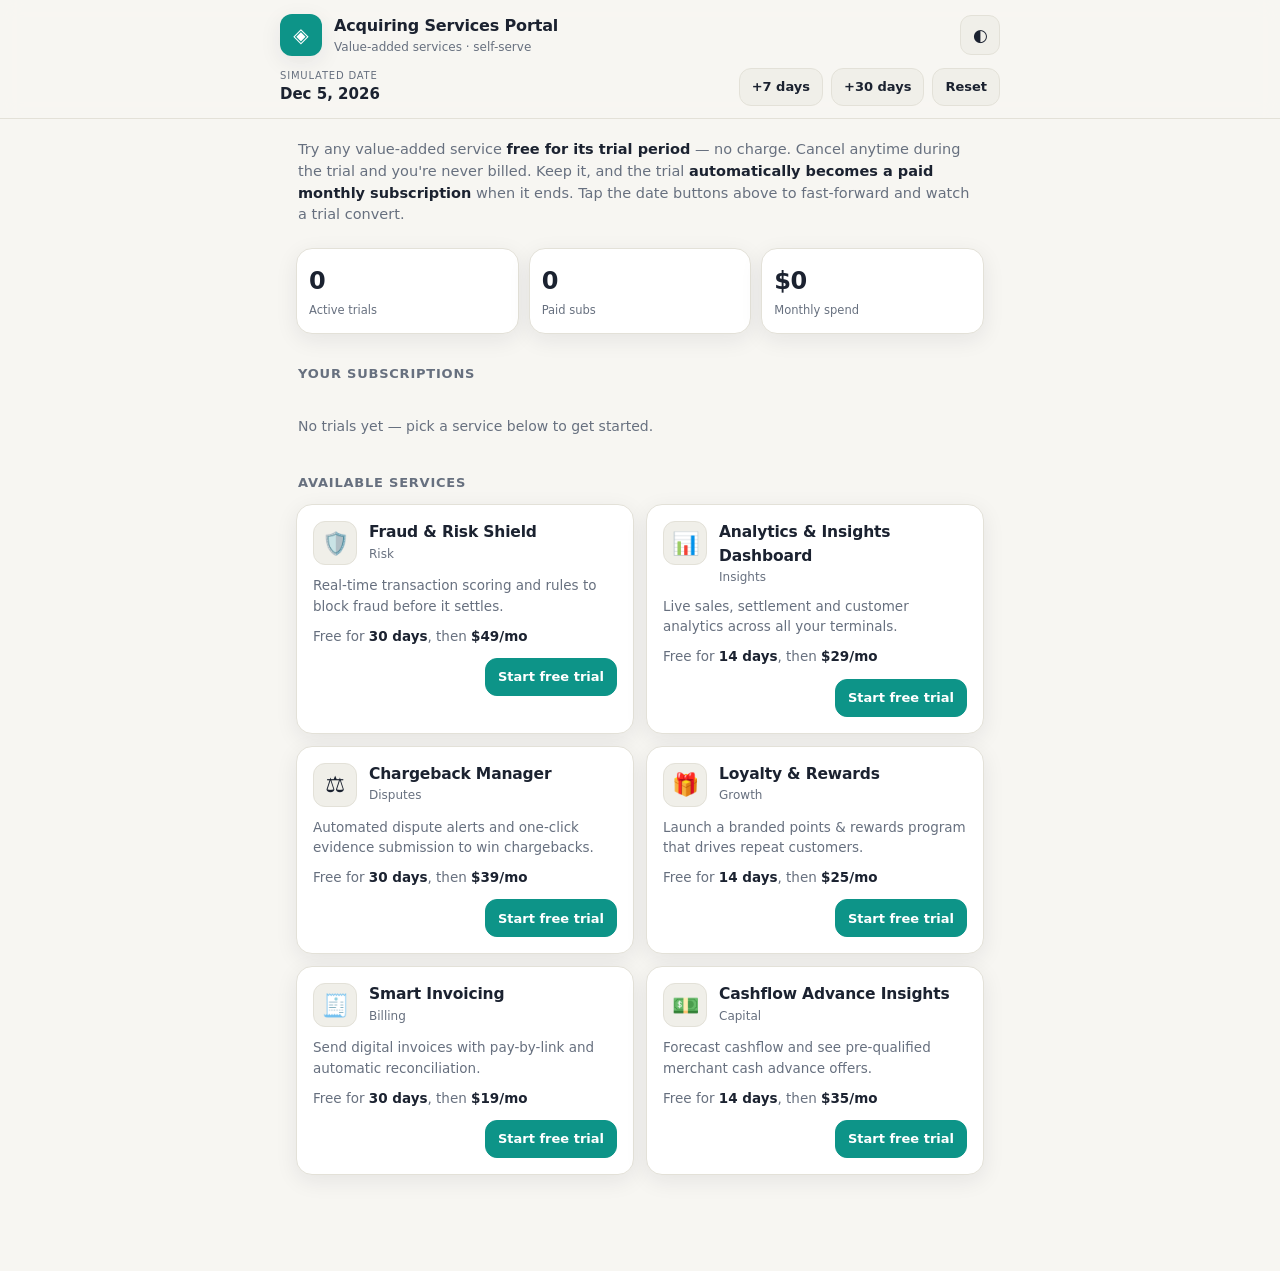
<file: merchant_portal/standalone.html>
<!DOCTYPE html>
<html lang="en">
<head>
<meta charset="UTF-8" />
<meta name="viewport" content="width=device-width, initial-scale=1.0" />
<meta name="color-scheme" content="light dark" />
<title>Merchant Services Portal</title>
</head>
<body>
<style>
  :root {
    color-scheme: light dark;
    /* Neutrals biased slightly blue so they read as chosen, not defaulted */
    --bg: #f7f6f2;
    --panel: #ffffff;
    --panel-2: #f0efe9;
    --border: #e3e1d8;
    --text: #1b2230;
    --muted: #67707f;
    --accent: #0d9488;         /* settlement teal */
    --accent-ink: #ffffff;
    --trial: #b7791f;          /* amber — trial state */
    --trial-bg: rgba(224, 160, 42, 0.12);
    --active: #0f766e;         /* teal — paid/active */
    --active-bg: rgba(15, 118, 110, 0.12);
    --cancel: #6b7280;         /* slate — cancelled */
    --cancel-bg: rgba(107, 114, 128, 0.12);
    --danger: #c0362c;
    --shadow: 0 6px 22px rgba(20, 30, 50, 0.08);
    --radius: 16px;
  }
  @media (prefers-color-scheme: dark) {
    :root {
      --bg: #0d1420;
      --panel: #151d2c;
      --panel-2: #1c2637;
      --border: #283349;
      --text: #e9edf5;
      --muted: #94a1b8;
      --accent: #14b8a6;
      --accent-ink: #04231f;
      --trial: #e6b34d;
      --trial-bg: rgba(224, 160, 42, 0.16);
      --active: #34d3bf;
      --active-bg: rgba(20, 184, 166, 0.16);
      --cancel: #8a94a8;
      --cancel-bg: rgba(138, 148, 168, 0.16);
      --danger: #ff7b70;
      --shadow: 0 10px 30px rgba(0, 0, 0, 0.4);
    }
  }
  /* Explicit toggle overrides win in both directions */
  :root[data-theme="light"] {
    color-scheme: light;
    --bg: #f7f6f2; --panel: #ffffff; --panel-2: #f0efe9; --border: #e3e1d8;
    --text: #1b2230; --muted: #67707f; --accent: #0d9488; --accent-ink: #ffffff;
    --trial: #b7791f; --trial-bg: rgba(224,160,42,0.12); --active: #0f766e;
    --active-bg: rgba(15,118,110,0.12); --cancel: #6b7280; --cancel-bg: rgba(107,114,128,0.12);
    --danger: #c0362c; --shadow: 0 6px 22px rgba(20,30,50,0.08);
  }
  :root[data-theme="dark"] {
    color-scheme: dark;
    --bg: #0d1420; --panel: #151d2c; --panel-2: #1c2637; --border: #283349;
    --text: #e9edf5; --muted: #94a1b8; --accent: #14b8a6; --accent-ink: #04231f;
    --trial: #e6b34d; --trial-bg: rgba(224,160,42,0.16); --active: #34d3bf;
    --active-bg: rgba(20,184,166,0.16); --cancel: #8a94a8; --cancel-bg: rgba(138,148,168,0.16);
    --danger: #ff7b70; --shadow: 0 10px 30px rgba(0,0,0,0.4);
  }

  * { box-sizing: border-box; }
  body {
    margin: 0;
    font-family: system-ui, -apple-system, "SF Pro Text", Segoe UI, Roboto, sans-serif;
    background: var(--bg);
    color: var(--text);
    -webkit-font-smoothing: antialiased;
    line-height: 1.5;
  }
  .wrap { max-width: 720px; margin: 0 auto; padding: 0 16px 96px; }

  /* Header ----------------------------------------------------------------- */
  .topbar {
    position: sticky; top: 0; z-index: 20;
    background: color-mix(in srgb, var(--bg) 88%, transparent);
    backdrop-filter: blur(10px);
    border-bottom: 1px solid var(--border);
    padding: 14px 16px 12px;
  }
  .topbar-inner { max-width: 720px; margin: 0 auto; }
  .brand { display: flex; align-items: center; gap: 12px; }
  .brand-mark {
    width: 42px; height: 42px; flex: none; border-radius: 12px;
    display: grid; place-items: center; font-size: 20px;
    background: var(--accent); color: var(--accent-ink);
    box-shadow: var(--shadow);
  }
  .brand-name { font-weight: 700; font-size: 16px; letter-spacing: -0.01em; }
  .brand-sub { color: var(--muted); font-size: 12px; }
  .theme-btn {
    margin-left: auto; background: var(--panel-2); border: 1px solid var(--border);
    color: var(--text); width: 40px; height: 40px; border-radius: 11px; font-size: 17px;
    cursor: pointer;
  }
  .clockbar {
    display: flex; align-items: center; gap: 8px; margin-top: 12px; flex-wrap: wrap;
  }
  .clock-face {
    display: flex; flex-direction: column; margin-right: auto;
  }
  .clock-label {
    font-size: 10px; text-transform: uppercase; letter-spacing: 0.08em; color: var(--muted);
  }
  .clock-date { font-weight: 700; font-size: 15px; font-variant-numeric: tabular-nums; }

  /* Buttons ---------------------------------------------------------------- */
  .btn {
    font: inherit; font-weight: 600; font-size: 14px;
    border: 1px solid var(--border); background: var(--panel-2); color: var(--text);
    padding: 10px 14px; border-radius: 12px; cursor: pointer;
    min-height: 44px; display: inline-flex; align-items: center; justify-content: center;
    gap: 6px; -webkit-tap-highlight-color: transparent; transition: transform .05s, background .15s;
  }
  .btn:active { transform: scale(0.97); }
  .btn-sm { min-height: 38px; padding: 7px 12px; font-size: 13px; }
  .btn-primary { background: var(--accent); border-color: var(--accent); color: var(--accent-ink); }
  .btn-danger { background: transparent; color: var(--danger); border-color: color-mix(in srgb, var(--danger) 40%, transparent); }
  .btn:disabled { opacity: .5; cursor: default; }
  .btn:focus-visible { outline: 2px solid var(--accent); outline-offset: 2px; }

  /* Intro ------------------------------------------------------------------ */
  .lede { color: var(--muted); font-size: 14.5px; margin: 20px 2px 22px; }
  .lede b { color: var(--text); font-weight: 600; }

  /* Stats ------------------------------------------------------------------ */
  .stats { display: grid; grid-template-columns: repeat(3, 1fr); gap: 10px; }
  .stat {
    background: var(--panel); border: 1px solid var(--border); border-radius: var(--radius);
    padding: 14px 12px; box-shadow: var(--shadow);
  }
  .stat-value { font-size: 24px; font-weight: 800; letter-spacing: -0.02em; font-variant-numeric: tabular-nums; }
  .stat-label { color: var(--muted); font-size: 11.5px; margin-top: 3px; }

  /* Sections --------------------------------------------------------------- */
  .section-title {
    font-size: 13px; text-transform: uppercase; letter-spacing: 0.06em;
    color: var(--muted); font-weight: 700; margin: 30px 2px 12px;
  }
  .cards { display: flex; flex-direction: column; gap: 12px; }
  .grid { display: grid; grid-template-columns: 1fr; gap: 12px; }
  @media (min-width: 560px) { .grid { grid-template-columns: 1fr 1fr; } }

  .card {
    background: var(--panel); border: 1px solid var(--border); border-radius: var(--radius);
    padding: 16px; box-shadow: var(--shadow); display: flex; flex-direction: column; gap: 10px;
  }
  .card-head { display: flex; gap: 12px; align-items: flex-start; }
  .card-emoji {
    width: 44px; height: 44px; flex: none; border-radius: 12px; display: grid; place-items: center;
    font-size: 22px; background: var(--panel-2); border: 1px solid var(--border);
  }
  .card-title { font-weight: 700; font-size: 15.5px; letter-spacing: -0.01em; }
  .card-cat { color: var(--muted); font-size: 12px; }
  .card-desc { color: var(--muted); font-size: 13.5px; }
  .price { font-size: 13.5px; color: var(--muted); }
  .price b { color: var(--text); }
  .meta { font-size: 13.5px; color: var(--muted); }
  .meta b { color: var(--text); font-variant-numeric: tabular-nums; }
  .countdown { color: var(--trial); font-weight: 700; }
  .card-foot { display: flex; align-items: center; justify-content: space-between; gap: 10px; margin-top: 2px; }

  .badge {
    font-size: 11px; font-weight: 700; text-transform: uppercase; letter-spacing: 0.04em;
    padding: 4px 10px; border-radius: 999px;
  }
  .badge-trial { color: var(--trial); background: var(--trial-bg); }
  .badge-active { color: var(--active); background: var(--active-bg); }
  .badge-cancelled { color: var(--cancel); background: var(--cancel-bg); }

  .empty { color: var(--muted); font-size: 14px; padding: 6px 2px; }
  .hidden { display: none !important; }

  /* Toasts ----------------------------------------------------------------- */
  .toasts {
    position: fixed; left: 16px; right: 16px; bottom: 16px; z-index: 50;
    display: flex; flex-direction: column; gap: 10px; align-items: center; pointer-events: none;
  }
  .toast {
    width: 100%; max-width: 480px; pointer-events: auto;
    background: var(--panel); border: 1px solid var(--border);
    border-left: 4px solid var(--accent); border-radius: 12px; padding: 12px 14px;
    box-shadow: 0 12px 32px rgba(0,0,0,.28); animation: rise .22s ease;
  }
  .toast.convert { border-left-color: var(--trial); }
  .toast.error { border-left-color: var(--danger); }
  .toast-title { font-weight: 700; font-size: 14px; }
  .toast-body { color: var(--muted); font-size: 13px; margin-top: 2px; }
  @keyframes rise { from { opacity: 0; transform: translateY(10px); } to { opacity: 1; transform: none; } }
  @media (prefers-reduced-motion: reduce) { .toast, .btn { animation: none; transition: none; } }
</style>

<header class="topbar">
  <div class="topbar-inner">
    <div class="brand">
      <div class="brand-mark">◈</div>
      <div>
        <div class="brand-name">Acquiring Services Portal</div>
        <div class="brand-sub">Value-added services · self-serve</div>
      </div>
      <button class="theme-btn" id="theme-btn" aria-label="Toggle light or dark theme">◐</button>
    </div>
    <div class="clockbar">
      <div class="clock-face">
        <span class="clock-label">Simulated date</span>
        <span class="clock-date" id="clock-date">—</span>
      </div>
      <button class="btn btn-sm" data-advance="7">+7 days</button>
      <button class="btn btn-sm" data-advance="30">+30 days</button>
      <button class="btn btn-sm" id="reset-btn">Reset</button>
    </div>
  </div>
</header>

<div class="wrap">
  <p class="lede">
    Try any value-added service <b>free for its trial period</b> — no charge. Cancel anytime during
    the trial and you're never billed. Keep it, and the trial <b>automatically becomes a paid monthly
    subscription</b> when it ends. Tap the date buttons above to fast-forward and watch a trial convert.
  </p>

  <div class="stats">
    <div class="stat"><div class="stat-value" id="stat-trials">0</div><div class="stat-label">Active trials</div></div>
    <div class="stat"><div class="stat-value" id="stat-active">0</div><div class="stat-label">Paid subs</div></div>
    <div class="stat"><div class="stat-value" id="stat-spend">$0</div><div class="stat-label">Monthly spend</div></div>
  </div>

  <div class="section-title">Your subscriptions</div>
  <div id="subscriptions" class="cards"></div>
  <p id="subs-empty" class="empty">No trials yet — pick a service below to get started.</p>

  <div class="section-title">Available services</div>
  <div id="catalog" class="grid"></div>
</div>

<div class="toasts" id="toasts" aria-live="polite"></div>

<script>
(function () {
  "use strict";
  var STORE_KEY = "merchant_portal_v1";
  var DAY = 86400000;

  var CATALOG = [
    { id:"fraud-shield", name:"Fraud & Risk Shield", category:"Risk", emoji:"🛡️", trial_days:30, monthly_price:49,
      description:"Real-time transaction scoring and rules to block fraud before it settles." },
    { id:"analytics-dashboard", name:"Analytics & Insights Dashboard", category:"Insights", emoji:"📊", trial_days:14, monthly_price:29,
      description:"Live sales, settlement and customer analytics across all your terminals." },
    { id:"chargeback-manager", name:"Chargeback Manager", category:"Disputes", emoji:"⚖️", trial_days:30, monthly_price:39,
      description:"Automated dispute alerts and one-click evidence submission to win chargebacks." },
    { id:"loyalty-rewards", name:"Loyalty & Rewards", category:"Growth", emoji:"🎁", trial_days:14, monthly_price:25,
      description:"Launch a branded points & rewards program that drives repeat customers." },
    { id:"smart-invoicing", name:"Smart Invoicing", category:"Billing", emoji:"🧾", trial_days:30, monthly_price:19,
      description:"Send digital invoices with pay-by-link and automatic reconciliation." },
    { id:"cashflow-insights", name:"Cashflow Advance Insights", category:"Capital", emoji:"💵", trial_days:14, monthly_price:35,
      description:"Forecast cashflow and see pre-qualified merchant cash advance offers." }
  ];
  var SVC = {}; CATALOG.forEach(function (s) { SVC[s.id] = s; });

  // ---- State (localStorage) ------------------------------------------------
  function load() {
    try {
      var raw = localStorage.getItem(STORE_KEY);
      if (raw) return JSON.parse(raw);
    } catch (e) {}
    return { offset_days: 0, subs: [] };
  }
  function save(st) { try { localStorage.setItem(STORE_KEY, JSON.stringify(st)); } catch (e) {} }
  var state = load();

  function effectiveNow() { return Date.now() + state.offset_days * DAY; }
  function uid() { return "s-" + Math.random().toString(36).slice(2) + Date.now().toString(36); }

  // ---- Lifecycle -----------------------------------------------------------
  // Convert expired trials to paid. Returns the list that just converted.
  function runConversions() {
    var now = effectiveNow(), converted = [];
    state.subs.forEach(function (sub) {
      if (sub.status !== "trial") return;
      if (now >= sub.trial_ends_at) {
        var svc = SVC[sub.service_id];
        sub.status = "active";
        sub.converted_at = now;
        sub.next_bill_date = sub.trial_ends_at + 30 * DAY;
        converted.push(svc);
      }
    });
    if (converted.length) save(state);
    return converted;
  }

  function startTrial(id) {
    var svc = SVC[id];
    var existing = state.subs.find(function (s) {
      return s.service_id === id && (s.status === "trial" || s.status === "active");
    });
    if (existing) { toast("Already subscribed", "You already have an active subscription for " + svc.name + ".", "error"); return; }
    var now = effectiveNow();
    state.subs.push({
      id: uid(), service_id: id, status: "trial",
      started_at: now, trial_ends_at: now + svc.trial_days * DAY,
      converted_at: null, cancelled_at: null, next_bill_date: null
    });
    save(state);
    toast("Free trial started", svc.name + " — free for " + svc.trial_days + " days.", "");
    render();
  }

  function cancelSub(subId) {
    var sub = state.subs.find(function (s) { return s.id === subId; });
    if (!sub || sub.status === "cancelled") return;
    var wasTrial = sub.status === "trial";
    sub.status = "cancelled";
    sub.cancelled_at = effectiveNow();
    sub.next_bill_date = null;
    save(state);
    toast("Subscription cancelled", wasTrial ? "Cancelled during the trial — you were never charged." : "You won't be billed going forward.", "");
    render();
  }

  function advance(days) {
    state.offset_days += days;
    save(state);
    var converted = runConversions();
    converted.forEach(function (svc) {
      toast("Trial converted to paid", svc.name + " is now a paid subscription at " + money(svc.monthly_price) + "/mo.", "convert");
    });
    render();
  }

  function resetDemo() {
    state = { offset_days: 0, subs: [] };
    save(state);
    toast("Demo reset", "All subscriptions cleared and the clock is back to today.", "");
    render();
  }

  // ---- Helpers -------------------------------------------------------------
  function money(n) { return "$" + Number(n || 0).toLocaleString(undefined, { maximumFractionDigits: 2 }); }
  function fmtDate(ms) {
    if (!ms) return "—";
    return new Date(ms).toLocaleDateString(undefined, { year: "numeric", month: "short", day: "numeric" });
  }
  function daysLeft(ms) { return Math.max(0, Math.ceil((ms - effectiveNow()) / DAY)); }
  function el(tag, cls, html) { var e = document.createElement(tag); if (cls) e.className = cls; if (html != null) e.innerHTML = html; return e; }

  // ---- Toasts --------------------------------------------------------------
  function toast(title, body, kind) {
    var t = el("div", "toast " + (kind || ""));
    t.appendChild(el("div", "toast-title", "")).textContent = title;
    t.appendChild(el("div", "toast-body", "")).textContent = body;
    document.getElementById("toasts").appendChild(t);
    setTimeout(function () { t.remove(); }, 5200);
  }

  // ---- Render --------------------------------------------------------------
  function render() {
    runConversions();
    var now = effectiveNow();
    document.getElementById("clock-date").textContent = fmtDate(now);

    var trials = state.subs.filter(function (s) { return s.status === "trial"; });
    var active = state.subs.filter(function (s) { return s.status === "active"; });
    var spend = active.reduce(function (a, s) { return a + SVC[s.service_id].monthly_price; }, 0);
    document.getElementById("stat-trials").textContent = trials.length;
    document.getElementById("stat-active").textContent = active.length;
    document.getElementById("stat-spend").textContent = money(spend);

    // Subscriptions (newest first)
    var wrap = document.getElementById("subscriptions");
    wrap.innerHTML = "";
    var ordered = state.subs.slice().sort(function (a, b) { return b.started_at - a.started_at; });
    document.getElementById("subs-empty").classList.toggle("hidden", ordered.length > 0);

    ordered.forEach(function (sub) {
      var svc = SVC[sub.service_id];
      var card = el("div", "card");
      var head = el("div", "card-head");
      head.appendChild(el("div", "card-emoji", svc.emoji));
      var titles = el("div");
      titles.appendChild(el("div", "card-title")).textContent = svc.name;
      titles.appendChild(el("div", "card-cat")).textContent = svc.category;
      head.appendChild(titles);
      card.appendChild(head);

      if (sub.status === "trial") {
        var d = daysLeft(sub.trial_ends_at);
        card.appendChild(el("div", "meta", '<span class="countdown">' + d + " day" + (d === 1 ? "" : "s") + " left</span> in free trial"));
        card.appendChild(el("div", "meta", "Trial ends <b>" + fmtDate(sub.trial_ends_at) + "</b>"));
        card.appendChild(el("div", "meta", "Then <b>" + money(svc.monthly_price) + "/mo</b> unless cancelled"));
      } else if (sub.status === "active") {
        card.appendChild(el("div", "meta", "Paid subscription · <b>" + money(svc.monthly_price) + "/mo</b>"));
        card.appendChild(el("div", "meta", "Next bill <b>" + fmtDate(sub.next_bill_date) + "</b>"));
      } else {
        card.appendChild(el("div", "meta", "Cancelled " + fmtDate(sub.cancelled_at)));
      }

      var foot = el("div", "card-foot");
      foot.appendChild(el("span", "badge badge-" + sub.status)).textContent = sub.status;
      if (sub.status !== "cancelled") {
        var cbtn = el("button", "btn btn-sm btn-danger");
        cbtn.textContent = sub.status === "trial" ? "Cancel trial" : "Cancel";
        cbtn.setAttribute("data-cancel", sub.id);
        foot.appendChild(cbtn);
      }
      card.appendChild(foot);
      wrap.appendChild(card);
    });

    // Catalog
    var cat = document.getElementById("catalog");
    cat.innerHTML = "";
    var activeIds = {};
    state.subs.forEach(function (s) { if (s.status === "trial" || s.status === "active") activeIds[s.service_id] = true; });

    CATALOG.forEach(function (svc) {
      var subscribed = !!activeIds[svc.id];
      var card = el("div", "card");
      var head = el("div", "card-head");
      head.appendChild(el("div", "card-emoji", svc.emoji));
      var titles = el("div");
      titles.appendChild(el("div", "card-title")).textContent = svc.name;
      titles.appendChild(el("div", "card-cat")).textContent = svc.category;
      head.appendChild(titles);
      card.appendChild(head);
      card.appendChild(el("div", "card-desc")).textContent = svc.description;
      card.appendChild(el("div", "price", "Free for <b>" + svc.trial_days + " days</b>, then <b>" + money(svc.monthly_price) + "/mo</b>"));
      var foot = el("div", "card-foot");
      foot.appendChild(el("span"));
      var btn = el("button", "btn btn-sm btn-primary");
      btn.textContent = subscribed ? "Subscribed" : "Start free trial";
      btn.disabled = subscribed;
      if (!subscribed) btn.setAttribute("data-start", svc.id);
      foot.appendChild(btn);
      card.appendChild(foot);
      cat.appendChild(card);
    });
  }

  // ---- Theme ---------------------------------------------------------------
  var themeBtn = document.getElementById("theme-btn");
  themeBtn.addEventListener("click", function () {
    var root = document.documentElement;
    var cur = root.getAttribute("data-theme");
    if (!cur) {
      cur = window.matchMedia("(prefers-color-scheme: dark)").matches ? "dark" : "light";
    }
    root.setAttribute("data-theme", cur === "dark" ? "light" : "dark");
  });

  // ---- Events --------------------------------------------------------------
  document.addEventListener("click", function (e) {
    var s = e.target.closest("[data-start]"); if (s) return startTrial(s.getAttribute("data-start"));
    var c = e.target.closest("[data-cancel]"); if (c) return cancelSub(c.getAttribute("data-cancel"));
    var a = e.target.closest("[data-advance]"); if (a) return advance(Number(a.getAttribute("data-advance")));
    if (e.target.closest("#reset-btn")) return resetDemo();
  });

  render();
})();
</script>
</body>
</html>
</file>
